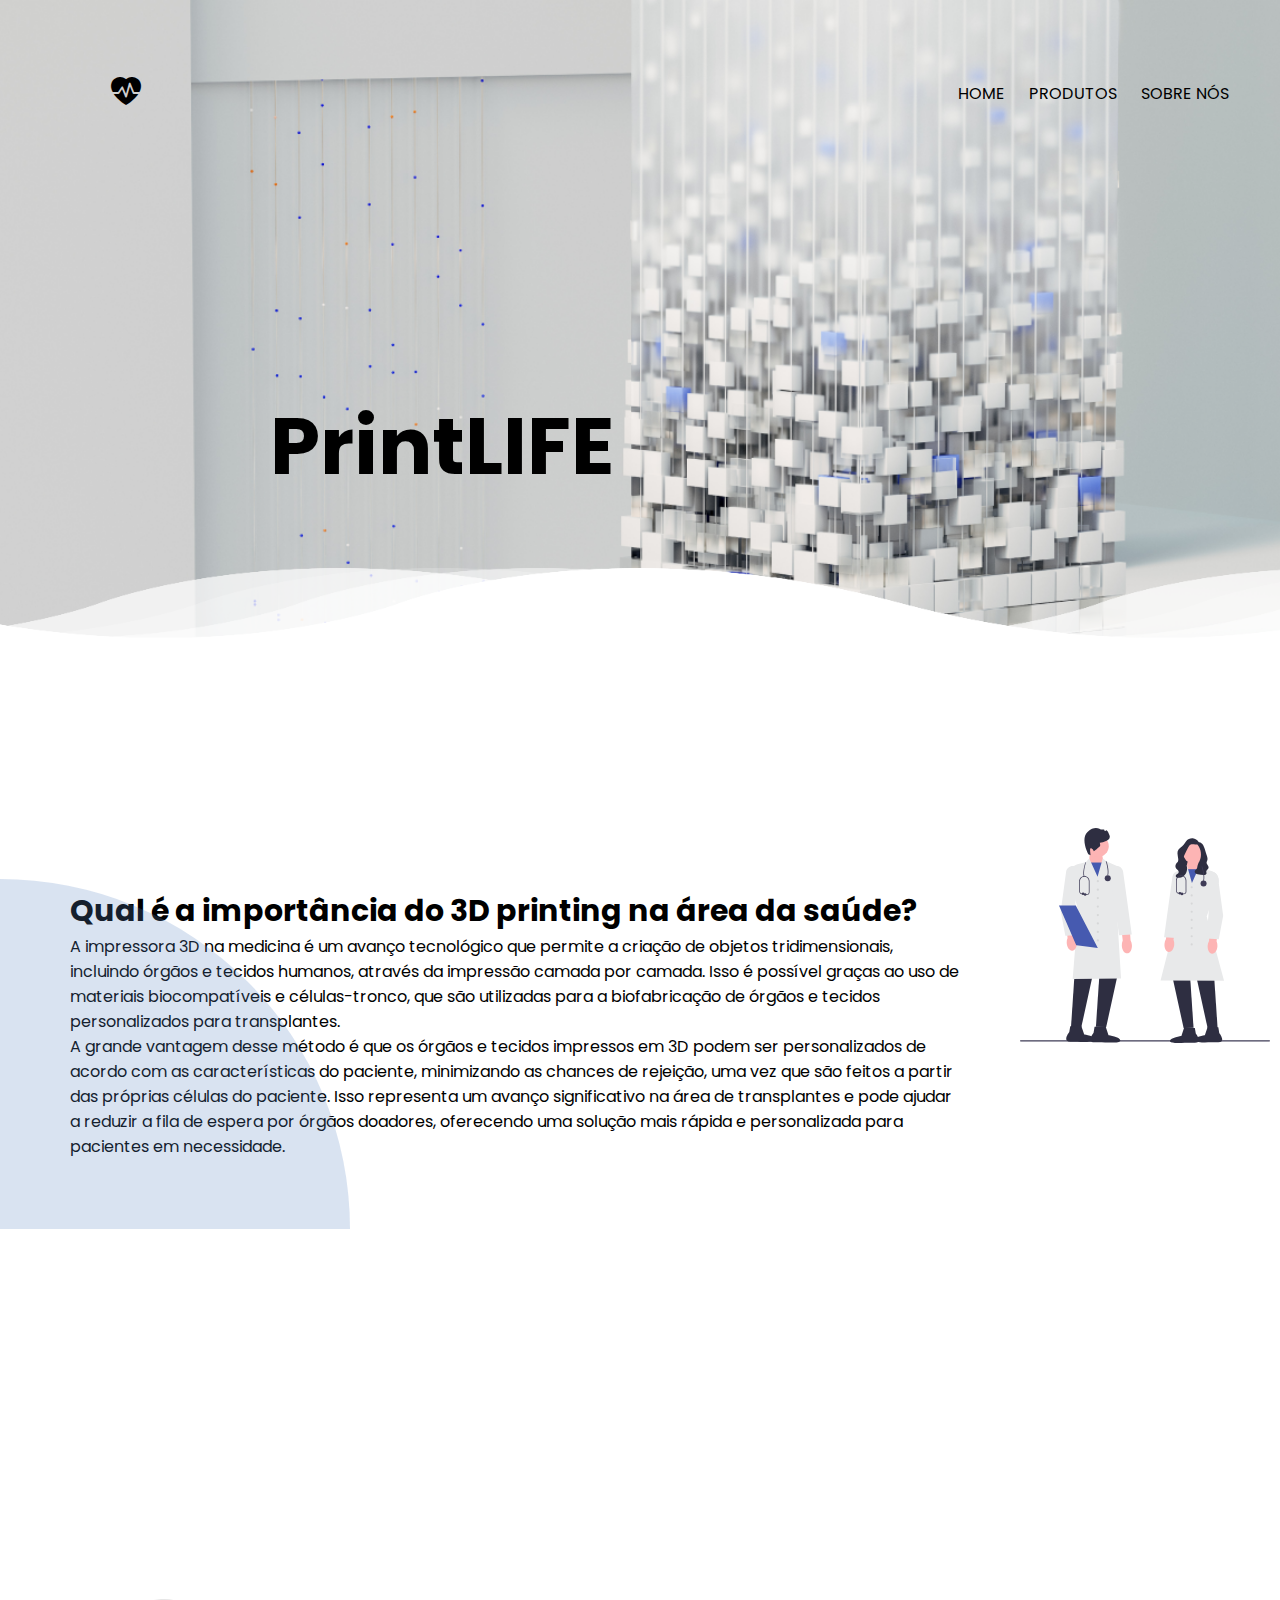
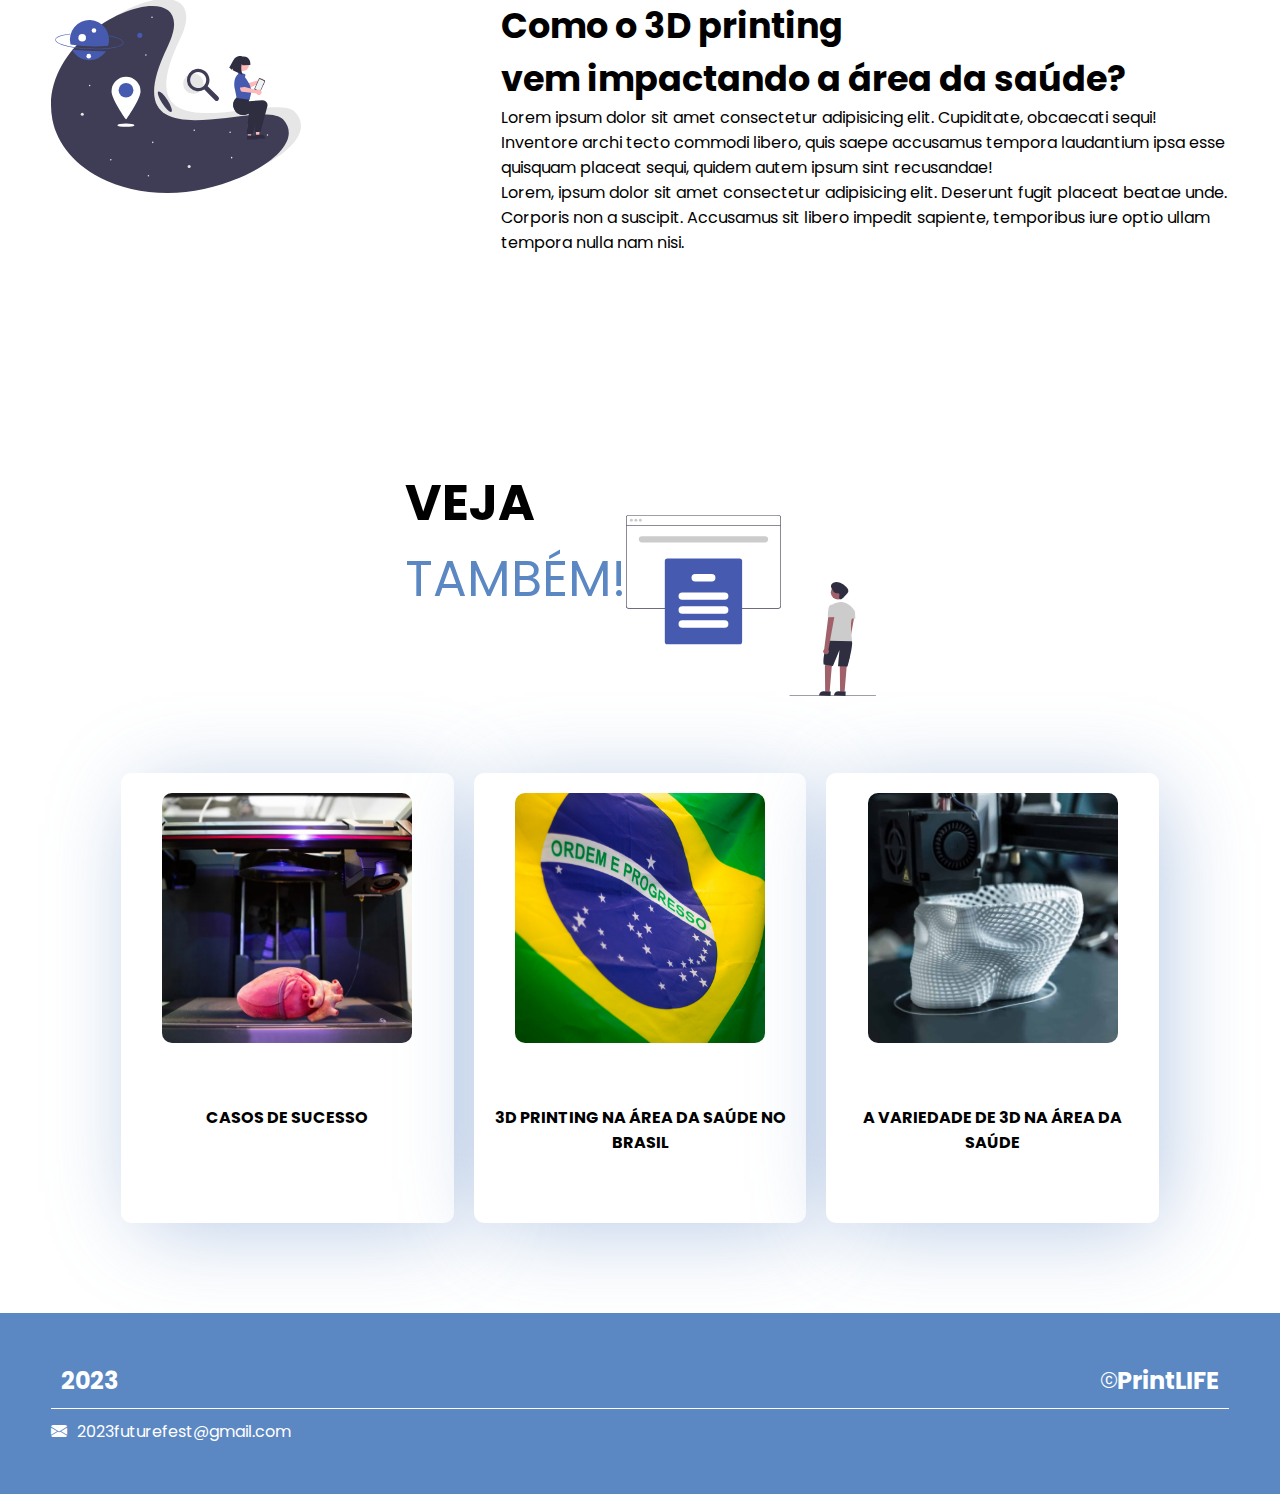
<file: index.html>
<!DOCTYPE html>
<html lang="pt-br">
<head>
    <meta charset="UTF-8">
    <meta name="viewport" content="width=device-width, initial-scale=1.0">
    <title>FutureFest</title>
    <link rel="stylesheet" href="https://cdn.jsdelivr.net/npm/bootstrap-icons@1.11.1/font/bootstrap-icons.css">
    <link rel="stylesheet" href="style.css">
</head>
<body>
    <header>
        <div class="logo">
            <div class="tittle">
                <a href="index.html"><i class="bi bi-heart-pulse-fill"></i></a>
            </div>
            <div class="list-link">
                <ul>
                    <a href="index.html "><li>HOME</li></a>
                    <a href="product.html"><li>PRODUTOS</li></a>
                    <a href="aboutUs.html"><li>SOBRE NÓS</li></a>
                    
                </ul>
            </div>
        </div>
        <div class="nameSite">
            <a><h1>PrintLIFE</h1></a>
        </div>
    </header>
    <main>
        <section class="ondas">
            <div class="onda" id="onda1"></div>
            <div class="onda" id="onda2"></div>
            <div class="onda" id="onda3"></div>
            <div class="onda" id="onda4"></div>
        </section>
            <div id="principal">
                <section>
                    <div class="circle-one"></div>
                    <div class="page-two">
                        <div class="title-page-two">
                            <h3>Qual é a importância do 3D printing na área da saúde?</h3>
                            <p>A impressora 3D na medicina é um avanço tecnológico que permite a criação de objetos tridimensionais, incluindo órgãos e tecidos humanos, através da impressão camada por camada. Isso é possível graças ao uso de materiais biocompatíveis e células-tronco, que são utilizadas para a biofabricação de órgãos e tecidos personalizados para transplantes.</p>
                            <p>A grande vantagem desse método é que os órgãos e tecidos impressos em 3D podem ser personalizados de acordo com as características do paciente, minimizando as chances de rejeição, uma vez que são feitos a partir das próprias células do paciente. Isso representa um avanço significativo na área de transplantes e pode ajudar a reduzir a fila de espera por órgãos doadores, oferecendo uma solução mais rápida e personalizada para pacientes em necessidade.</p>
                        </div>
                        <div class="content2">
                            <img src="files-img/page-two.svg" alt="Imagem Ilustrativa">
                        </div>
                    </div>
                </section>
                <div class="page-three">
                    <div class="title-page-three">
                        <div class="title3">
                            <h3>Como o 3D printing</h3>
                            <h3>vem impactando a área da saúde?</h3>
                        </div>
                        <p>Lorem ipsum dolor sit amet consectetur adipisicing elit. Cupiditate, obcaecati sequi! Inventore archi
                            tecto commodi libero, quis saepe accusamus tempora laudantium ipsa esse quisquam placeat sequi,
                             quidem autem ipsum sint recusandae!</p><p>Lorem, ipsum dolor sit amet consectetur adipisicing elit. Deserunt fugit placeat beatae unde. 
                                Corporis non a suscipit. Accusamus sit libero impedit sapiente,
                                 temporibus iure optio ullam tempora nulla nam nisi.</p>
                    </div>
                    <div class="content3">
                        <img src="files-img/page-three.svg"alt="Imagem Ilustrativa">
                    </div>
                </div>
                <section class="last">
                    <div class="circle"></div>
                    <div class="last-page">
                        <div class="content-principal">
                            <div class="last-content">
                                <div class="last-title">
                                    <h2>VEJA</h2>
                                    <span>TAMBÉM!</span>
                                </div>
                                <div class="last-image">
                                    <img src="files-img/last-page.svg"alt="Imagem Ilustrativa">
                                </div>
                            </div>
                            <div class="main">
                                <div class="main-last">
                                    <div class="curiosity-link">
                                        <div class="image">
                                            <a href="link-one.html"><img src="files-img/heart.webp"></a>
                                        </div>
                                        <div class="link">
                                            <a href="link-one.html"><p>CASOS DE SUCESSO</p></a>
                                        </div>
                                    </div>
                                    <div class="curiosity-link">
                                        <div class="image">
                                            <a href="link-two.html"><img src="files-img/brazil.jpg"></a>
                                        </div>
                                        <div class="link">
                                            <a href="link-two.html"><p>3D PRINTING NA ÁREA DA SAÚDE NO BRASIL</p></a>
                                        </div>
                                    </div>
                                    <div class="curiosity-link">
                                        <div class="image">
                                            <a href="link-three.htm"><img src="files-img/skull.jpg"></a>
                                        </div>
                                        <div class="link">
                                            <a href="link-three.html"><p>A VARIEDADE DE 3D NA ÁREA DA SAÚDE</p></a>
                                        </div>
                                        
                                    </div>
                                </div>
                            </div>
                        </div>
                    </div>
                </section>
            </div>
    </main>
    <footer>
        <div id="container-footer">
            <div class="footer1">
                <div class="year">
                    <h2>2023</h2>
                </div>
                <div class="site">
                    <p><i class="bi bi-c-circle"></i></p>
                    <h2>PrintLIFE</h2>
                </div>
            </div>
            <div class="footer2">
                <div class="content">
                    <div class="email">
                        <a href="mailto:2023futurefest@gmail.com"><i class="bi bi-envelope-fill"></i></a>
                    </div>
                    <div class="name-mail">
                        <a href="mailto:2023futurefest@gmail.com"><p>2023futurefest@gmail.com</p></a>
                    </div>
                </div>
                
            </div>
        </div>
    </footer>    
    <script src="script.js"></script>
</body>
</html>
</file>
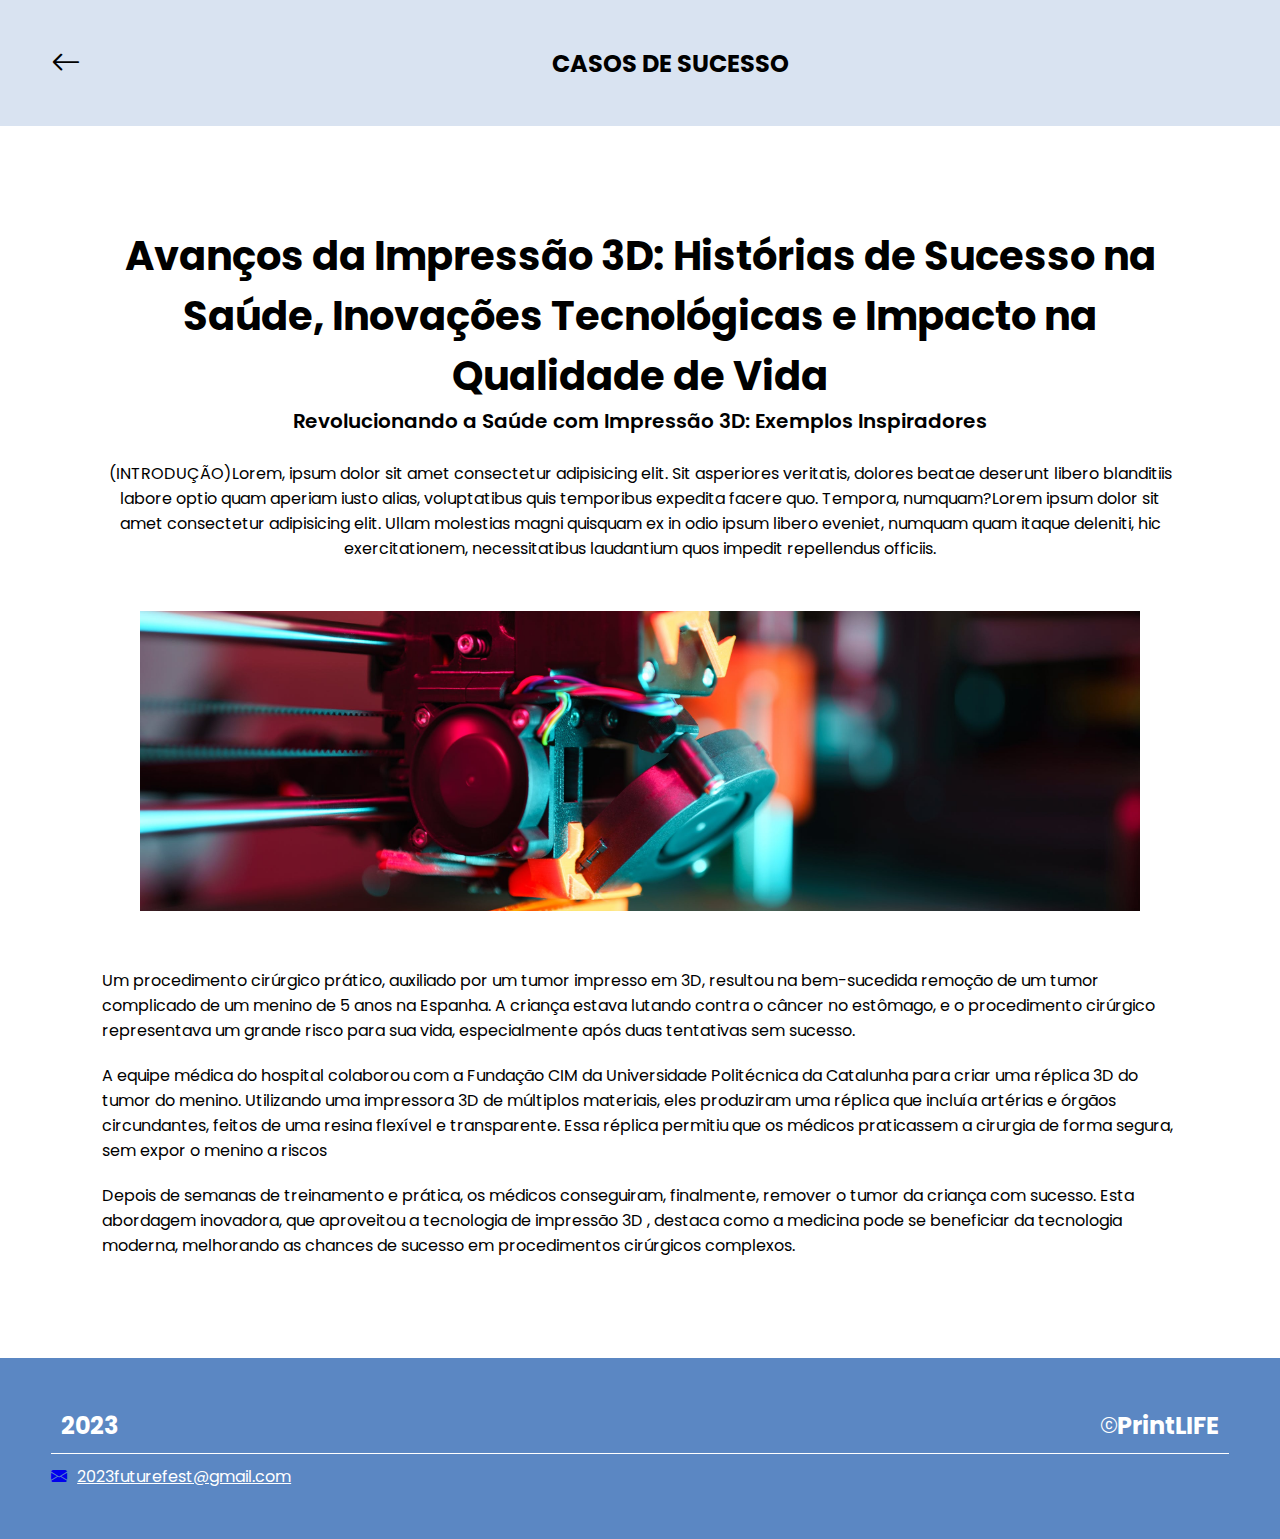
<file: link-one.html>
<!DOCTYPE html>
<html lang="en">
<head>
    <meta charset="UTF-8">
    <meta name="viewport" content="width=device-width, initial-scale=1.0">
    <link rel="stylesheet" href="https://cdn.jsdelivr.net/npm/bootstrap-icons@1.11.1/font/bootstrap-icons.css">
    <link rel="stylesheet" href="link-one.css">
    <title>Document</title>
</head>
<body>
        <header>
            <div class="logo">
                <div class="title">
                    <a href="index.html"><i class="bi bi-arrow-left"></i></a>
                </div>
                <div class="title-header">
                    <h2 tabindex="">CASOS DE SUCESSO</h2>
                </div>
            
            </div>
            
        </header>
        <main>
            <section>
                <div class="circle-one"></div>
                <div class="pages">
                    <div class="page-one">
                        <div class="title1">
                            <h1 tabindex="">Avanços da Impressão 3D: Histórias de Sucesso na Saúde, Inovações Tecnológicas e Impacto na Qualidade de Vida</h1>
                            <h3 tabindex="">Revolucionando a Saúde com Impressão 3D: Exemplos Inspiradores</h3>
                        </div>
                        <div class="content">
                            <p tabindex="">(INTRODUÇÃO)Lorem, ipsum dolor sit amet consectetur adipisicing elit. Sit asperiores veritatis, dolores beatae deserunt libero blanditiis labore optio quam aperiam iusto alias, voluptatibus quis temporibus expedita facere quo. Tempora, numquam?Lorem ipsum dolor sit amet consectetur adipisicing elit. Ullam molestias magni quisquam ex in odio ipsum libero eveniet, numquam quam itaque deleniti, hic exercitationem, necessitatibus laudantium quos impedit repellendus officiis.</p>
                        </div>
                    </div>
                    <div class="page-two">
                        <div class="image">
                            <img tabindex="" src="files-img/pictureCases.jpg" alt="Imagem ilustrativa">
                        </div>
                    </div>
                    <div class="page-three">
                        <div class="content3">
                            <div class="p1-3">
                                <p tabindex="">Um procedimento cirúrgico prático, auxiliado por um tumor impresso em 3D, resultou na bem-sucedida remoção de um tumor complicado de um menino 
                                    de 5 anos na Espanha. A criança estava lutando contra o câncer no estômago, 
                                    e o procedimento cirúrgico representava um grande risco para sua vida, especialmente após duas tentativas sem sucesso.
                                </p>
                            </div>
                           <diV class="p2-3">
                            <p tabindex="">A equipe médica do hospital colaborou com a Fundação CIM da Universidade Politécnica da Catalunha para criar uma réplica 3D do tumor do menino.
                                Utilizando uma impressora 3D de múltiplos materiais, eles produziram uma réplica que incluía artérias e órgãos circundantes, feitos de uma resina flexível e transparente. Essa réplica permitiu que os médicos praticassem a cirurgia de forma
                                segura, sem expor o menino a riscos
                           </p>
                           </diV>
                            <div class="p3-3">
                                <p tabindex="">
                                    Depois de semanas de treinamento e prática, os médicos conseguiram, finalmente, remover o tumor da criança com sucesso. Esta abordagem inovadora, que aproveitou a tecnologia de impressão 3D
                                    , destaca como a medicina pode se beneficiar da tecnologia moderna, melhorando as chances de sucesso em procedimentos cirúrgicos complexos.
                                </p>
                            </div>
                            
                        </div>
                    </div>
                </div>
            </section>
        </main>
        <footer>
            <div id="container-footer">
                <div class="footer1">
                    <div class="year">
                        <h2>2023</h2>
                    </div>
                    <div class="site">
                        <p><i class="bi bi-c-circle"></i></p>
                        <h2>PrintLIFE</h2>
                    </div>
                </div>
                <div class="footer2">
                    <div class="content">
                        <div class="email">
                            <a href="mailto:2023futurefest@gmail.com"><i class="bi bi-envelope-fill"></i></a>
                        </div>
                        <div class="name-mail">
                            <a href="mailto:2023futurefest@gmail.com"><p>2023futurefest@gmail.com</p></a>
                        </div>
                    </div>
                    
                </div>
            </div>
        </footer>   
</body>
</html>
</file>
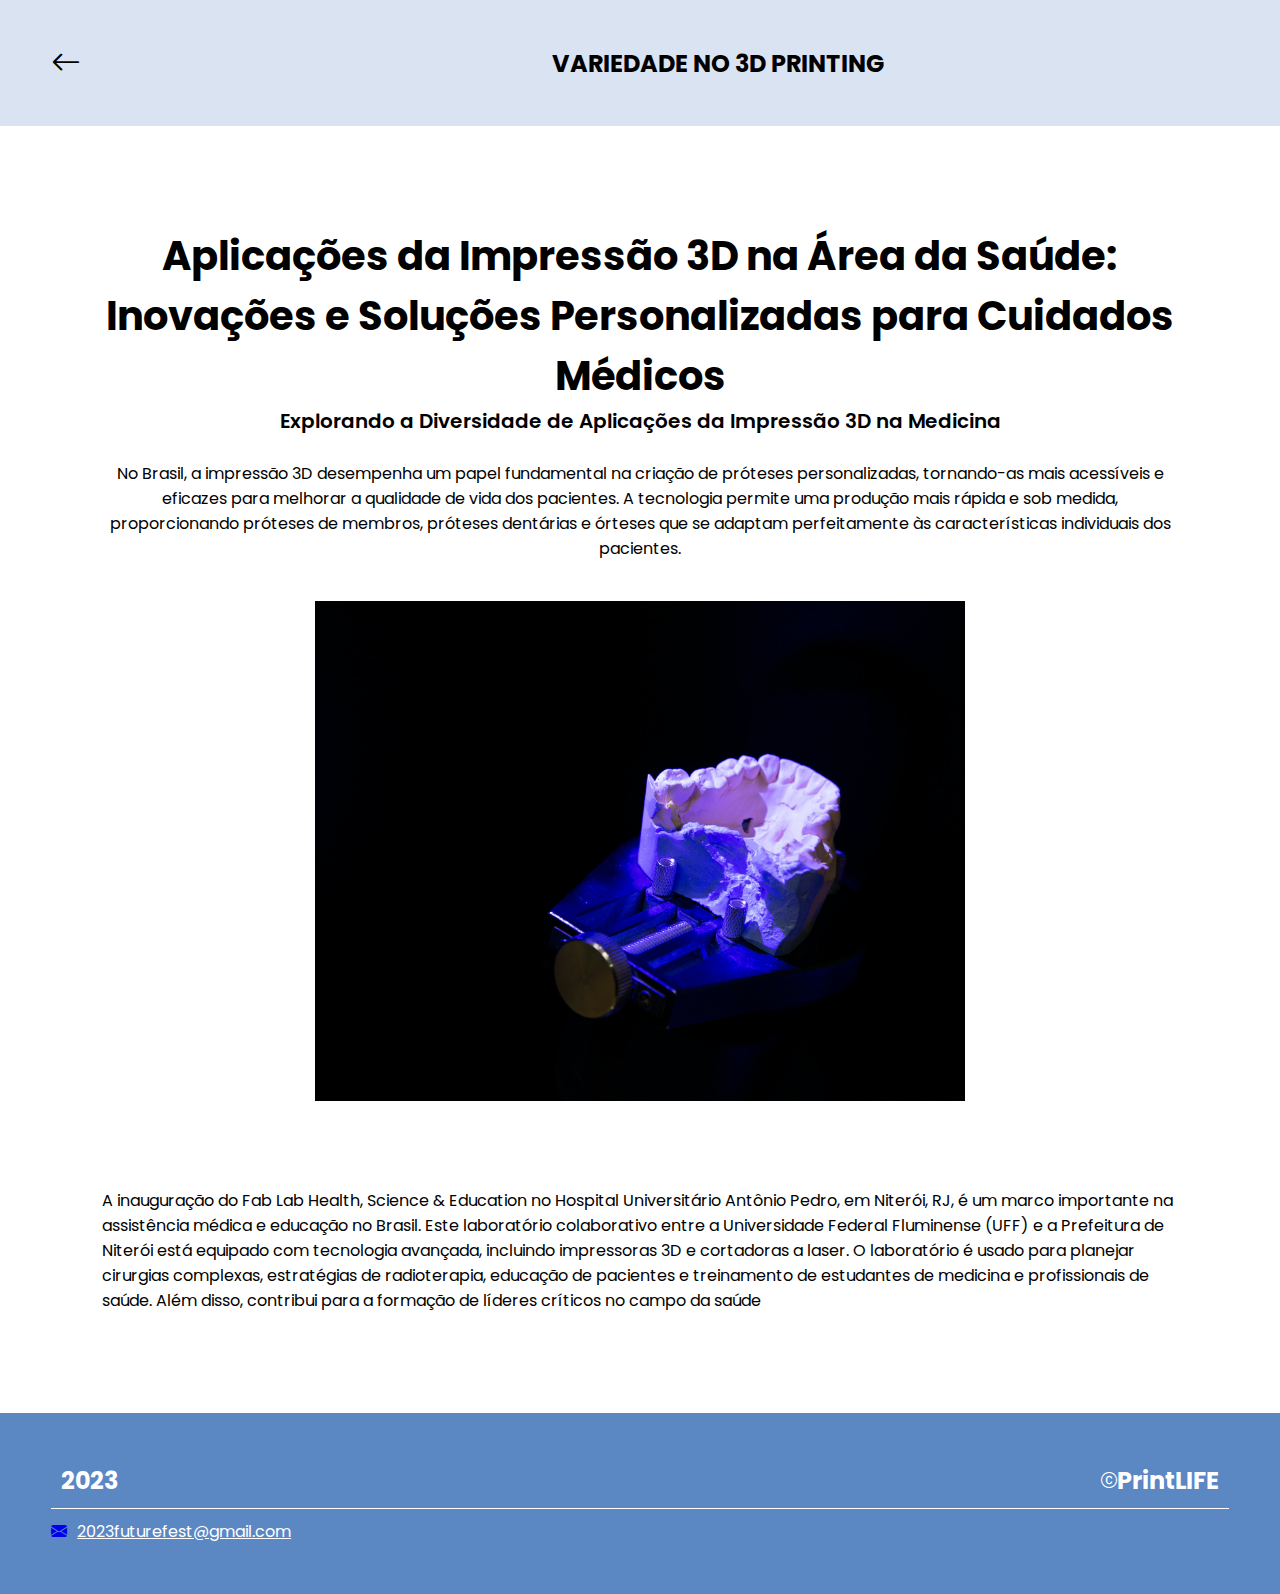
<file: link-three.html>
<!DOCTYPE html>
<html lang="pt-br">
<head>
    <meta charset="UTF-8">
    <meta name="viewport" content="width=device-width, initial-scale=1.0">
    <link rel="stylesheet" href="https://cdn.jsdelivr.net/npm/bootstrap-icons@1.11.1/font/bootstrap-icons.css">
    <link rel="stylesheet" href="link-three.css">
    <title>Document</title>
</head>
<body>
    
</body>
</html>


<header>
    <div class="logo">
        <div class="title">
            <a href="index.html"><i class="bi bi-arrow-left"></i></a>
        </div>
        <div class="title-header">
            <h2>VARIEDADE NO 3D PRINTING</h2>
        </div>
    
    </div>
    
</header>
<main>
    <section>
        <div class="circle-one"></div>
        <div class="pages">
            <div class="page-one">
                <div class="title1">
                    <h1>Aplicações da Impressão 3D na Área da Saúde: Inovações e Soluções Personalizadas para Cuidados Médicos</h1>
                    <h3>Explorando a Diversidade de Aplicações da Impressão 3D na Medicina </h3>
                </div>
                <div class="content">
                    <p>No Brasil, a impressão 3D desempenha um papel fundamental na criação de próteses personalizadas, tornando-as mais acessíveis e eficazes para melhorar a qualidade de vida dos pacientes. A tecnologia permite uma produção mais rápida e sob medida, 
                        proporcionando próteses de membros, próteses dentárias e órteses que se adaptam perfeitamente às características individuais dos pacientes. </p>
                </div>
            </div>
            <div class="page-two">
                <div class="image">
                    <img src="files-img/dentist.jpg" alt="Imagem ilustrativa da Fab Lab Health">
                </div>
            </div>
            <div class="page-three"></div>
                <div class="content3">
                    <p>A inauguração do Fab Lab Health, Science & Education no Hospital Universitário Antônio Pedro, em Niterói, RJ, é um marco importante na assistência médica e educação no Brasil. Este laboratório colaborativo entre a Universidade Federal Fluminense (UFF) e a Prefeitura de Niterói está equipado com tecnologia avançada, incluindo impressoras 3D e cortadoras a laser. 

                        O laboratório é usado para planejar cirurgias complexas, estratégias de radioterapia, educação de pacientes e treinamento de estudantes de medicina e profissionais de saúde. Além disso, contribui para a formação de líderes críticos no campo da saúde</p>
                </div>
            </div>
        </div>
    </section>
</main>
<footer>
    <div id="container-footer">
        <div class="footer1">
            <div class="year">
                <h2>2023</h2>
            </div>
            <div class="site">
                <p><i class="bi bi-c-circle"></i></p>
                <h2>PrintLIFE</h2>
            </div>
        </div>
        <div class="footer2">
            <div class="content">
                <div class="email">
                    <a href="mailto:2023futurefest@gmail.com"><i class="bi bi-envelope-fill"></i></a>
                </div>
                <div class="name-mail">
                    <a href="mailto:2023futurefest@gmail.com"><p>2023futurefest@gmail.com</p></a>
                </div>
            </div>
            
        </div>
    </div>
</footer>
</file>
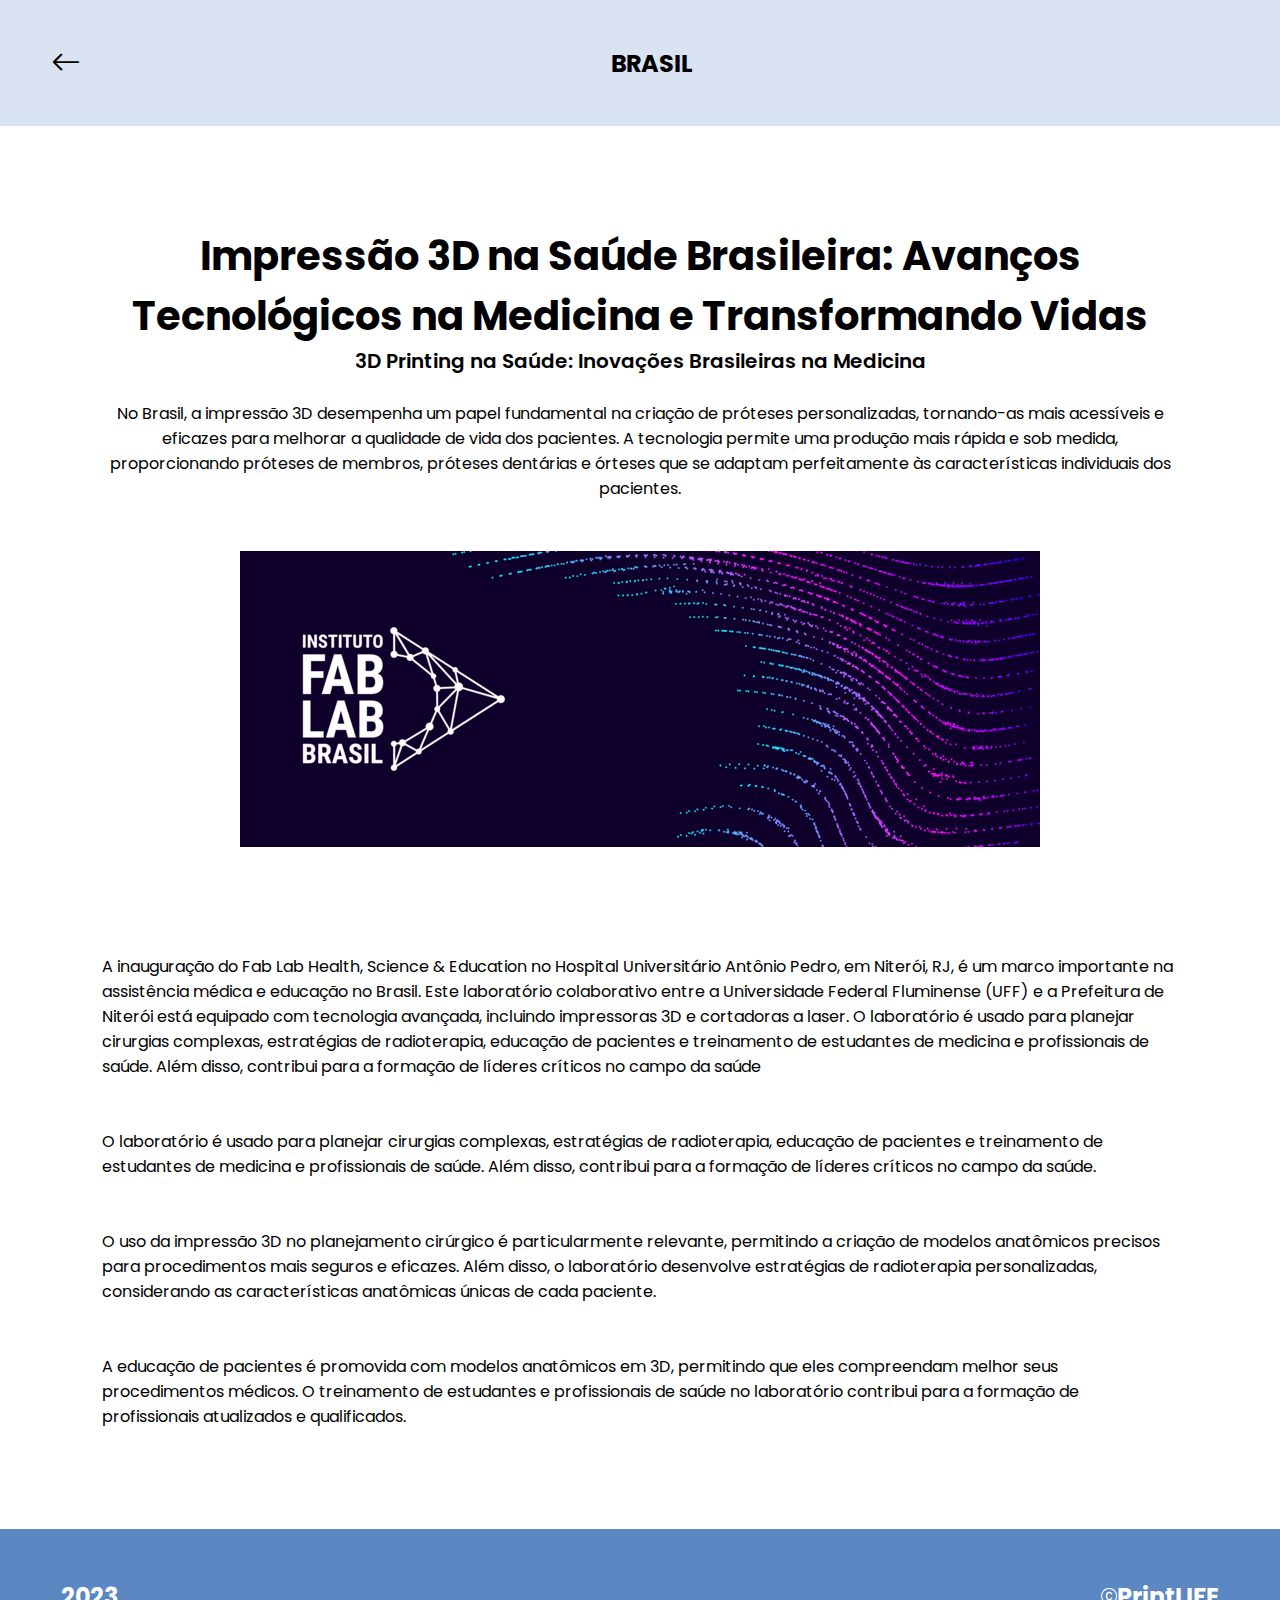
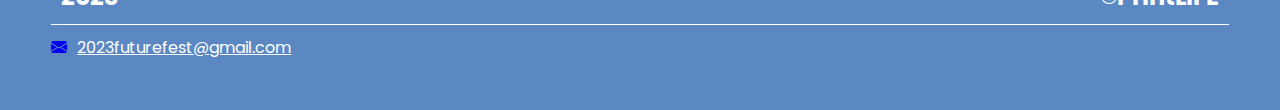
<file: link-two.html>
<!DOCTYPE html>
<html lang="en">
<head>
    <meta charset="UTF-8">
    <meta name="viewport" content="width=device-width, initial-scale=1.0">
    <link rel="stylesheet" href="https://cdn.jsdelivr.net/npm/bootstrap-icons@1.11.1/font/bootstrap-icons.css">
    <link rel="stylesheet" href="link-two.css">
    <title>Document</title>
</head>
<body>
    <header>
        <div class="logo">
            <div class="title">
                <a href="index.html"><i class="bi bi-arrow-left"></i></a>
            </div>
            <div class="title-header">
                <h2>BRASIL</h2>
            </div>
        
        </div>
        
    </header>
    <main>
        <section>
            <div class="circle-one"></div>
            <div class="pages">
                <div class="page-one">
                    <div class="title1">
                        <h1>Impressão 3D na Saúde Brasileira: Avanços Tecnológicos na Medicina e Transformando Vidas</h1>
                        <h3>3D Printing na Saúde: Inovações Brasileiras na Medicina </h3>
                    </div>
                    <div class="content">
                        <p>No Brasil, a impressão 3D desempenha um papel fundamental na criação de próteses personalizadas, tornando-as mais acessíveis e eficazes para melhorar a qualidade de vida dos pacientes. A tecnologia permite uma produção mais rápida e sob medida, 
                            proporcionando próteses de membros, próteses dentárias e órteses que se adaptam perfeitamente às características individuais dos pacientes. </p>
                    </div>
                </div>
                <div class="page-two">
                    <div class="image">
                        <img src="files-img/fablab.png" alt="Imagem ilustrativa da Fab Lab Health">
                    </div>
                </div>
                <div class="page-three"></div>
                    <div class="content3">
                        <p>A inauguração do Fab Lab Health, Science & Education no Hospital Universitário Antônio Pedro, em Niterói, RJ, é um marco importante na assistência médica e educação no Brasil. Este laboratório colaborativo entre a Universidade Federal Fluminense (UFF) e a Prefeitura de Niterói está equipado com tecnologia avançada, incluindo impressoras 3D e cortadoras a laser. 

                            O laboratório é usado para planejar cirurgias complexas, estratégias de radioterapia, educação de pacientes e treinamento de estudantes de medicina e profissionais de saúde. Além disso, contribui para a formação de líderes críticos no campo da saúde</p>
                    </div>
                    <div class="content3-2">
                        <p>O laboratório é usado para planejar cirurgias complexas, estratégias de radioterapia, educação de pacientes e treinamento de estudantes de medicina e profissionais de saúde. Além disso, contribui para a formação de líderes críticos no campo da saúde.</p>
                    </div>
                    <div class="content3-3">
                        <p>O uso da impressão 3D no planejamento cirúrgico é particularmente relevante, permitindo a criação de modelos anatômicos precisos para procedimentos mais seguros e eficazes. Além disso, o laboratório desenvolve estratégias de radioterapia personalizadas, considerando as características anatômicas únicas de cada paciente. </p>
                    </div>
                    <div class="content3-4">
                        <p>A educação de pacientes é promovida com modelos anatômicos em 3D, permitindo que eles compreendam melhor seus procedimentos médicos. O treinamento de estudantes e profissionais de saúde no laboratório contribui para a formação de profissionais atualizados e qualificados. </p>
                    </div>
                </div>
            </div>
        </section>
    </main>
    <footer>
        <div id="container-footer">
            <div class="footer1">
                <div class="year">
                    <h2>2023</h2>
                </div>
                <div class="site">
                    <p><i class="bi bi-c-circle"></i></p>
                    <h2>PrintLIFE</h2>
                </div>
            </div>
            <div class="footer2">
                <div class="content">
                    <div class="email">
                        <a href="mailto:2023futurefest@gmail.com"><i class="bi bi-envelope-fill"></i></a>
                    </div>
                    <div class="name-mail">
                        <a href="mailto:2023futurefest@gmail.com"><p>2023futurefest@gmail.com</p></a>
                    </div>
                </div>
                
            </div>
        </div>
    </footer>   
</body>
</body>
</html>
</file>
<file: style.css>
@import url('https://fonts.googleapis.com/css2?family=Poppins:wght@300;400;600&display=swap');
*{
    padding:0px;
    margin:0px;
    box-sizing: border-box;
    font-family: 'Poppins', sans-serif;

}
body{
    background-image:url(files-img/background.png);
    background-repeat: no-repeat;
    background-position: center;
    background-size: cover;
    background-attachment: fixed;

}
.logo{

    display: flex;
    flex-direction: row;
    justify-content: space-between;
    align-items: center;
}
li{
    display: inline-block;
    margin-left:20px;
}
a{
    text-decoration: none;
    color:#000000;
    transition: .3s;
}
.tittle{
    display: flex;
    flex-direction: row;
    font-size: 30px;
    padding:60px;
}
.logo{
    padding:10px 4%;
}
.list-link a:hover{
    color:#00000056;
}
i{
    color:#000000;
    transition: 0.3s;
}
.logo i:hover{
    color:#00000056;
}
.nameSite{
    margin-left: 270px;
    margin-top: 200px;
    font-size: 40px;
}
.img-pages img{
    width:250px;
}
section.ondas{
    position: relative;
    width: 100%;
    height: 18vh;
}
.onda{
    width:100%;
    height: 100px;
    position: absolute;
    bottom:0;
    background-image: url(onda.png);
    background-size: 1000px;

    animation: ondaAnimada 2s ease-in-out infinite alternate;
}
@keyframes ondaAnimada{
    0%{
        transform: translateY(0px);
    }
    100%{
        transform: translateY(20px);
    }
}
#onda1{
    z-index: 1000;
    opacity:1;
    background-position-x: 400px;
}
#onda2{
    z-index: 999;
    opacity:0.5;
    background-position-x: 300px;
}
#onda3{
    z-index: 998;
    opacity:0.2;
    background-position-x: 200px;
}
#onda4{
    z-index: 997;
    opacity:0.7;
    background-position-x: 100px;
}
#principal{
    background-color: #fff;
    display: flex;
    flex-direction: column;
    justify-content: center;
    align-items: center;
}
#principal img{
    width: 250px;
}
.page-two{
    padding:10px;
    margin-top: 150px;
    display:flex;
    flex-direction: row;
    z-index: 999;

}

section{
    position: relative;
    overflow: hidden;
    padding: 0;
    margin:0;

}
.circle-one{
    position: absolute;
    top:0;
    left: 0;
    width: 100%;
    height: 100%;
    background-color: #5b86c33b;
    clip-path: circle(350px at  bottom left);
}
.title-page-two{
    padding: 60px ;
}
.title-page-two h3{
    font-size: 30px;
}
.page-three{
    margin-top: 350px;
    display: flex;
    flex-direction: row-reverse;
    z-index: 998;
    padding: 20px 4%;
}
.title-page-three{
    margin-left: 200px;
}
.title3{
    font-size: 30px;
}
section.last{
    width: 100%;
    height: auto;
}
.last-page img{
    object-fit: cover;
    
}
.last-page{
    margin-top: 100px;
    display: flex;
    flex-direction: column;
    justify-content: center;
    align-items: center;
    padding: 90px 4%;
    z-index: 999;
}
.last-content{
    width: 100%;
    display: flex;
    flex-direction: row;
    justify-content: center;
    z-index: 999;
}
.last-image{

    margin-top: 50px;
}
.main-last{

    display:flex;
    flex-direction: row;
    justify-content: start;
    color: #000000;
    z-index: 999;
    gap: 20px;
}
.curiosity-link{
    width: 100%;
    height: 450px;
    margin-top: 20px;
    display:flex;
    text-align: center;
    flex-direction: column;
    align-items: center;
    background-color: #ffffff;
    border-color: #0000005e;
    box-shadow: 10px 10px 85px -11px #5b86c37c ;
    border-radius: 10px;
    z-index: 999;
    gap:10px;
    transition: 0.2s ease-in-out;
}
.curiosity-link .image{
    margin-top: 20px;
}
.curiosity-link:hover{
    background-color: #3e5c875b;
}
.link p, .link a{
    padding:20px;
}
.content-principal{
    display: flex;
    flex-direction: column;
    justify-content: center;
    align-items: center;

}
.last-page h2{
    font-size: 50px;
}
.last-page span{
    font-size: 50px;
    color: #5B87C3;

}
.main{
    margin-top: 50px;
    font-weight: bolder;
}
.main img{
    width: 200px;
    height: 250px;
    border-radius:10px;
}

footer{
    background-color: #5B87C3;
    color:#fff;
}
.footer1{
    display: flex;
    flex-direction: row;
    align-items: center;
    justify-content: space-between;
    margin:0px 10px;
    font-weight: 400;
}
#container-footer{
    display: flex;
    flex-direction: column;
    padding: 50px 4%;
    gap:10px;
}
.footer2{
    font-weight: 400;
    border-top: #ffffff 1px solid;
}
.footer2 .content{
    display: flex;
    flex-direction: row;
    align-items: center;
    margin-top: 10px;
}
.email i{
    color:#fff;
}
.footer2 .content .name-mail a{
    color: #fff;
}
.footer2 .content .name-mail p{
    margin-left: 10px;
}
section{
    position: relative;
    overflow: hidden;
    padding: 0;
    margin:0;

}
.circle{
    position: absolute;
    top:0;
    left: 0;
    width: 100%;
    background-color: #5b86c33b;
    clip-path: circle(500px at bottom right);
}
section.last{
    position: relative;
    overflow: hidden;
    padding: 0;
    margin:0;

}

.site{
    display: flex;
    flex-direction: row;
    align-items: center;
}
.site i{
    color:#fff;
}
</file>
<file: link-one.css>
@import url('https://fonts.googleapis.com/css2?family=Poppins:wght@300;400;600&display=swap');
*{
    padding:0px;
    margin:0px;
    box-sizing: border-box;
    font-family: 'Poppins', sans-serif;

}
header{
    background-color: #5b86c33b;
}
.logo{
    display: flex;
    align-items: center;
    padding: 40px 4%;
}
.title i{
    font-size: 30px;
    color:black;
    font-style: bolder;
}
.title-header{
    margin-left: 40%;
    
}
.pages{
    padding: 100px 8%;
    display: flex;
    justify-content: center;
    align-items:center ;
    flex-direction: column;
    gap:50px;
    text-align: center;
}
.page-one{
    display: flex;
    justify-content: center;
    align-items:center ;
    flex-direction: column;
    text-align: center;
    gap:25px;
}
.page-one h1{
    font-size: 40px;
}
.page-one h3{
    font-size:20px;
    font-weight: 600;
}
p{
    font-size: 16px;
}
.page-two img{
    width: 1000px;
    height: 300px;
    object-fit: cover;
}
.content3{
    display: flex;
    flex-direction: column;
    gap:20px;
    text-align: start;
}
footer{
    background-color: #5B87C3;
    color:#fff;
}
.footer1{
    display: flex;
    flex-direction: row;
    align-items: center;
    justify-content: space-between;
    margin:0px 10px;
    font-weight: 400;
}
#container-footer{
    display: flex;
    flex-direction: column;
    padding: 50px 4%;
    gap:10px;
}
.footer2{
    font-weight: 400;
    border-top: #ffffff 1px solid;
}
.footer2 .content{
    display: flex;
    flex-direction: row;
    align-items: center;
    margin-top: 10px;
}
.name-mail i{
    color:#fff;
}
.footer2 .content .name-mail a{
    color: #fff;
}
.footer2 .content .name-mail p{
    margin-left: 10px;
}
.site{
    display: flex;
    align-items: center;
    flex-direction: row;
}
</file>
<file: link-three.css>
@import url('https://fonts.googleapis.com/css2?family=Poppins:wght@300;400;600&display=swap');
*{
    padding:0px;
    margin:0px;
    box-sizing: border-box;
    font-family: 'Poppins', sans-serif;

}
header{
    background-color: #5b86c33b;
}
.logo{
    display: flex;
    align-items: center;
    padding: 40px 4%;
}
.title i{
    font-size: 30px;
    color:black;
    font-style: bolder;
}
.title-header{
    margin-left: 40%;
    
}
.pages{
    padding: 100px 8%;
    display: flex;
    justify-content: center;
    align-items:center ;
    flex-direction: column;
    gap:40px;
    text-align: center;
}
.page-one{
    display: flex;
    justify-content: center;
    align-items:center ;
    flex-direction: column;
    text-align: center;
    gap:25px;
}
.page-one h1{
    font-size: 40px;
}
.page-one h3{
    font-size:20px;
    font-weight: 600;
}
p{
    font-size: 16px;
}
.page-two img{
    width: 650px;
    height: 500px;
    object-fit: cover;
}
.content3{
    display: flex;
    flex-direction: column;
    gap:20px;
    text-align: start;
}
footer{
    background-color: #5B87C3;
    color:#fff;
}
.footer1{
    display: flex;
    flex-direction: row;
    align-items: center;
    justify-content: space-between;
    margin:0px 10px;
    font-weight: 400;
}
#container-footer{
    display: flex;
    flex-direction: column;
    padding: 50px 4%;
    gap:10px;
}
.footer2{
    font-weight: 400;
    border-top: #ffffff 1px solid;
}
.footer2 .content{
    display: flex;
    flex-direction: row;
    align-items: center;
    margin-top: 10px;
}
.name-mail i{
    color:#fff;
}
.footer2 .content .name-mail a{
    color: #fff;
}
.footer2 .content .name-mail p{
    margin-left: 10px;
}
.site{
    display: flex;
    align-items: center;
    flex-direction: row;
}
</file>
<file: link-two.css>
@import url('https://fonts.googleapis.com/css2?family=Poppins:wght@300;400;600&display=swap');
*{
    padding:0px;
    margin:0px;
    box-sizing: border-box;
    font-family: 'Poppins', sans-serif;

}
header{
    background-color: #5b86c33b;
}
.logo{
    display: flex;
    align-items: center;
    padding: 40px 4%;
}
.title i{
    font-size: 30px;
    color:black;
    font-style: bolder;
}
.title-header{
    margin-left: 45%;
    
}
.pages{
    padding: 100px 8%;
    display: flex;
    justify-content: center;
    align-items:center ;
    flex-direction: column;
    gap: 50px;
    text-align: start;
}
.page-one{
    display: flex;
    justify-content: center;
    align-items:center ;
    flex-direction: column;
    text-align: center;
    gap:25px;
}
.page-one h1{
    font-size: 40px;
}
.page-one h3{
    font-size:20px;
    font-weight: 600;
}
p{
    font-size: 16px;
}
footer{
    background-color: #5B87C3;
    color:#fff;
}
.footer1{
    display: flex;
    flex-direction: row;
    align-items: center;
    justify-content: space-between;
    margin:0px 10px;
    font-weight: 400;
}
#container-footer{
    display: flex;
    flex-direction: column;
    padding: 50px 4%;
    gap:10px;
}
.footer2{
    font-weight: 400;
    border-top: #ffffff 1px solid;
}
.footer2 .content{
    display: flex;
    flex-direction: row;
    align-items: center;
    margin-top: 10px;
}
.name-mail i{
    color:#fff;
}
.footer2 .content .name-mail a{
    color: #fff;
}
.footer2 .content .name-mail p{
    margin-left: 10px;
}
.site{
    display: flex;
    align-items: center;
    flex-direction: row;
}
</file>
